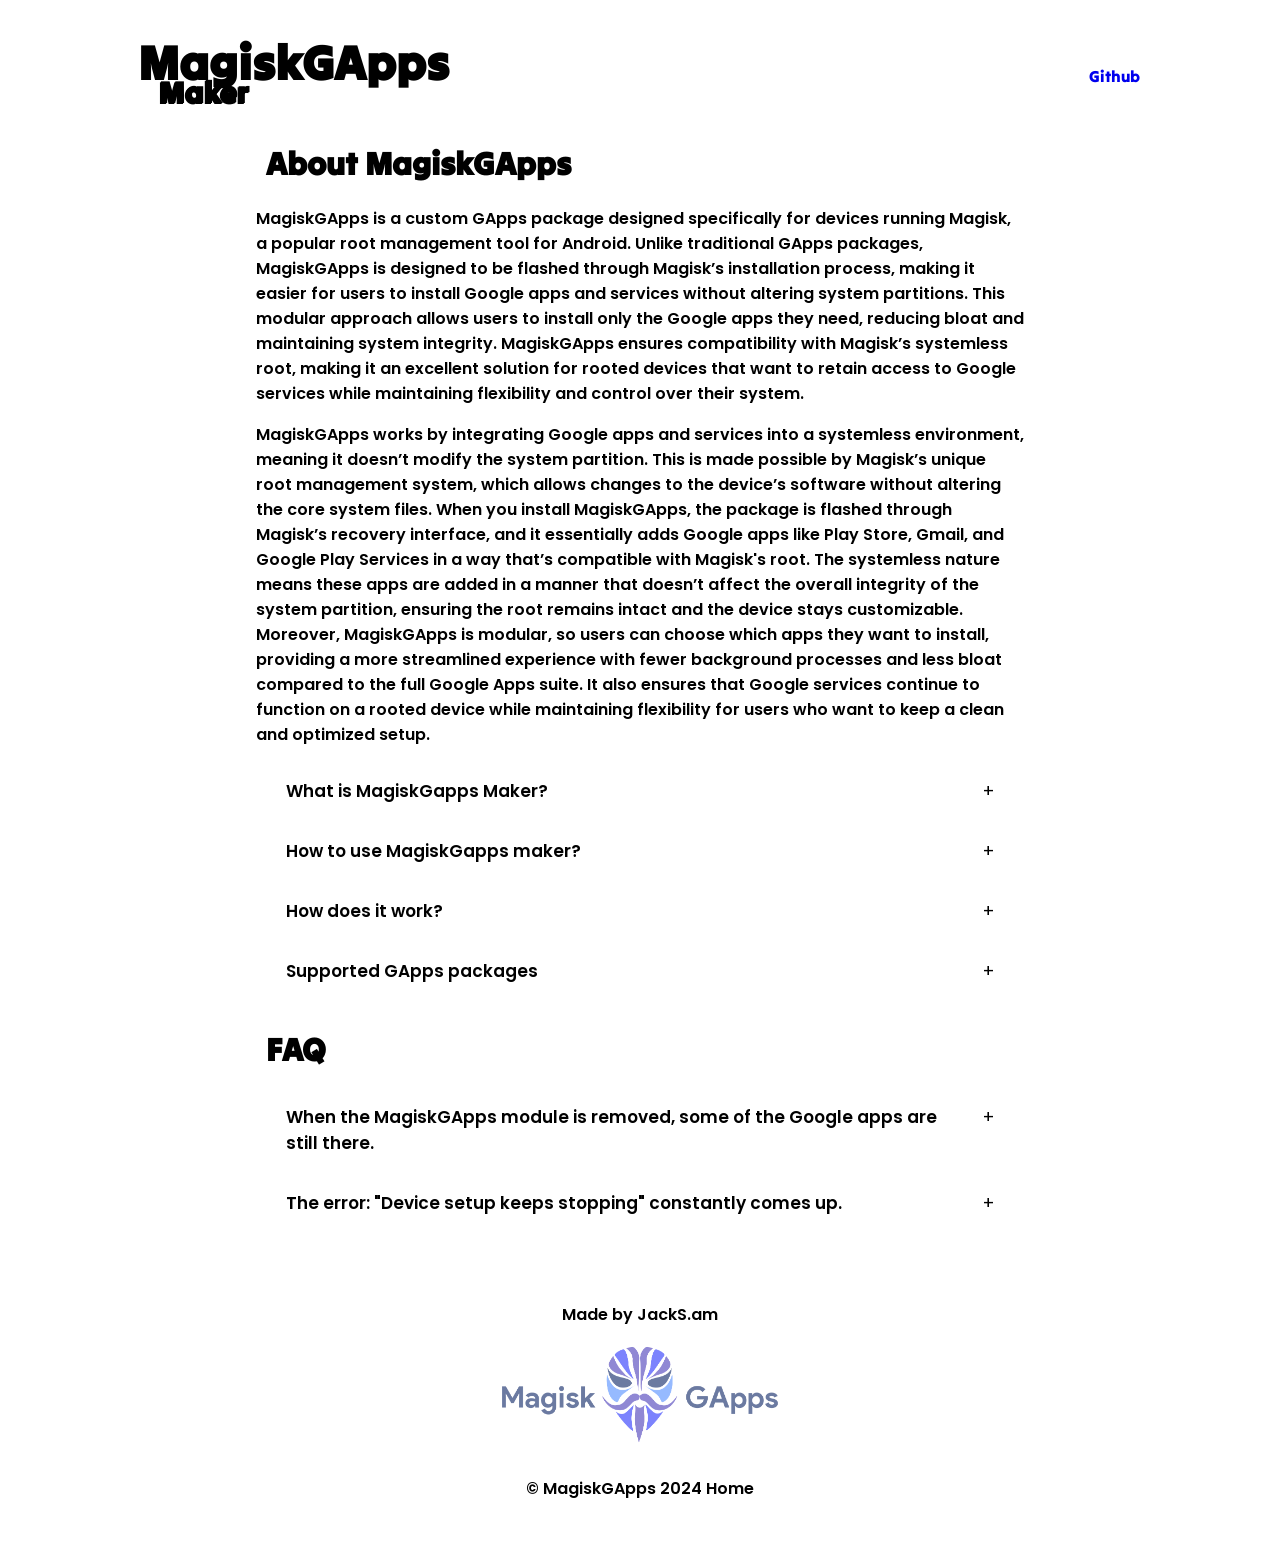
<file: about.html>
<!DOCTYPE html>
<html lang="en">

    <head>
        <meta charset="UTF-8">
        <meta http-equiv="X-UA-Compatible" content="IE=edge">
        <meta name="viewport" content="width=device-width, initial-scale=1.0">
        <meta name="description" content="MagiskGapps Maker, convert a normal GApps packing into a Magisk flashble package!">
        <meta name="keywords" content="Magisk, MagiskGApps, GApps, Google Apps, Android apps, android root, root, NikGApps, Magisk Gapps, wacko1805, gapps for magisk, google apps magisk, google apps for magisk, flash gapps in magisk, install google apps in magisk, root, gapps for root, google apps for root, google apps in root, gapps in root">
        <meta name="author" content="Wacko1805">
        <title>MagiskGApps Maker | About</title>
        <link rel="stylesheet" href="assets/styles/main.css">
        <script src="assets/js/jquery-3.6.0.min.js"></script>
        <script src="assets/js/jszip.min.js"></script>
        <script src="assets/js/14f55a56cc.js" crossorigin="anonymous"></script>
        <script src="https://wacko1805.github.io/MonetWebAdapter/DynamicWebAdapter.js"></script>
        <script src="https://wacko1805.github.io/MonetWebAdapter/popup/popup.js" defer></script>
        <script async src="https://pagead2.googlesyndication.com/pagead/js/adsbygoogle.js?client=ca-pub-9222991553459658"
        crossorigin="anonymous"></script>

    </head>

    <body>
        <div class="error-box" id="error-box">
            <h3>Please enable JavaScript</h3>
            <p>This site uses JavaScript to function. MagiskGApps scripts use JavaScript, so this sites functions are currently unavaliable until enabled.</p>
        </div>

        <main>

            <header>

                <h1><span>Magisk</span>GApps</h1>
                        
                <div class="maker">
                    <p class="one">Maker</p>
                    <p class="two">Maker</p>
                </div>

                <a href="https://github.com/wacko1805/magiskgapps/">
                    <div class="icon" id="hover-icon">
                        <i class="fa fa-github"></i>
                        <p id="hover-text">Github</p>
                    </div>
                </a>
            </header>
        <main>
            <h1>About MagiskGApps</h1>
            <p>MagiskGApps is a custom GApps package designed specifically for devices running Magisk, a popular root management tool for Android. Unlike traditional GApps packages, MagiskGApps is designed to be flashed through Magisk’s installation process, making it easier for users to install Google apps and services without altering system partitions. This modular approach allows users to install only the Google apps they need, reducing bloat and maintaining system integrity. MagiskGApps ensures compatibility with Magisk’s systemless root, making it an excellent solution for rooted devices that want to retain access to Google services while maintaining flexibility and control over their system.</p>
            <p>
                MagiskGApps works by integrating Google apps and services into a systemless environment, meaning it doesn’t modify the system partition. This is made possible by Magisk’s unique root management system, which allows changes to the device’s software without altering the core system files.
                
                When you install MagiskGApps, the package is flashed through Magisk’s recovery interface, and it essentially adds Google apps like Play Store, Gmail, and Google Play Services in a way that’s compatible with Magisk's root. The systemless nature means these apps are added in a manner that doesn’t affect the overall integrity of the system partition, ensuring the root remains intact and the device stays customizable.
                
                Moreover, MagiskGApps is modular, so users can choose which apps they want to install, providing a more streamlined experience with fewer background processes and less bloat compared to the full Google Apps suite. It also ensures that Google services continue to function on a rooted device while maintaining flexibility for users who want to keep a clean and optimized setup.</p>

            <div id="mainheaderbox" class="content-box" >

                <div class="form">

                    <button class="collapsible">
                        <span>
                            What is MagiskGapps Maker?
                        </span>
                    </button>

                    <div class="content">
                        <p class="sub">
                            MagiskGApps maker is a online program that converts regular GApps packages into Magisk flashable GApps packages.
                        </p>
                    </div>

                    <button class="collapsible">
                        <span>
                            How to use MagiskGapps maker?
                        </span>
                    </button>

                    <div class="content">
                        <p class="sub">
                            <ol>
                                <li>Download desired GApps package from the sources below</li>
                                <li>Upload and select GApps type from the menu</li>
                                <li>Generate the new Magisk flashable GApps file</li>
                                <li>The file can take more than 5 minutes to generate. Please refer to the console for progress. When generating, please do not leave the page. </li>
                                <li>Once generated, flash the module in Magisk.</li>
                            </ol>

                            <ul>
                                <li>
                                    <b>Please note: </b>
                                        I cannot test every GApps package for every android version, so if you run into any issues, please open an issue on <a class="link" href="https://github.com/wacko1805/magiskgapps.com/issues">Github.</a>
                                </li>
                            </ul>
                        </p>

                    </div>
                    
                    <button class="collapsible">
                        <span>
                            How does it work?
                        </span>
                    </button>

                    <div class="content">
                        <p class="sub">
                            MagiskGApps maker works by a simple JavaScript program. It extracts the GApps package, and moves the required files into a Magisk Module. Each GApps type is different, meaning a new script is required for each type. The script generates a custom module.prop file, meaning that the name of the original GApps file is represented in the Magisk app. 
                        </p>
                    </div>

                    <button class="collapsible">
                        <span>
                            Supported GApps packages
                        </span>
                    </button>

                    <div class="content">
                        <p class="sub">
                            Supported GApps packages listed below.
                            <br><br>

                            <a href="https://nikgapps.com/">
                                <button class="onSecondary">
                                    NikGApps
                                </button>
                            </a>

                            <a href="https://mindthegapps.com/">
                                <button class="onSecondary">
                                    MindTheGApps
                                </button>
                            </a>

                            <br><br>
                            I cannot test every GApps package for every android version, so if you run into any issues, please open an issue on <a class="link" href="https://github.com/wacko1805/magiskgapps.com/issues">Github.</a>
                        </p>
                    </div>

                    <hr>

                    <h1>FAQ</h1>

            <div class="content-box">

                <button class="collapsible">
                    <span>
                        When the MagiskGApps module is removed, some of the Google apps are still there.
                    </span>
                </button>

                <div class="content">
                    <p class="sub">
                        If a Google app is updated after the module is installed, the app may stay on the device, even if the module is removed. The updated apps can be uninstalled, as they do not remain as system apps after the module is removed.
                    </p>
                </div>

                <button class="collapsible">
                    <span>
                        The error: "Device setup keeps stopping" constantly comes up.
                    </span>
                </button>

                <div class="content">
                    <p class="sub">
                        This is due to the original GApps packages being designed to show device setup on first boot after the flash. But when the MGM module is flashed, it still carrys over the device setup app. Disableing this app should fix this issue, and a perminant fix is in the works.  
                    </p>
                </div>

            </div>

        </main>

        <footer>
    
                <p class="info">
                    Made by <a class="link" href="https://jacks.am">JackS.am</a>
                </p>
                <main>
                    <img width="100%" src="assets/images/old-logo.png">
                </main>
                <p class="copywrite">
                    © MagiskGApps 2024 <a class="link" href="home.html">Home</a>
                </p>
            </footer>
        <script>
            document.getElementById('error-box').style.display = 'none';
        </script>
        <script src="assets/js/collapsible.js"></script>
        <script src="assets/js/file_chooser.js"></script>
        <script src="assets/js/form_file_button.js"></script>
    </body>
</html>
</file>
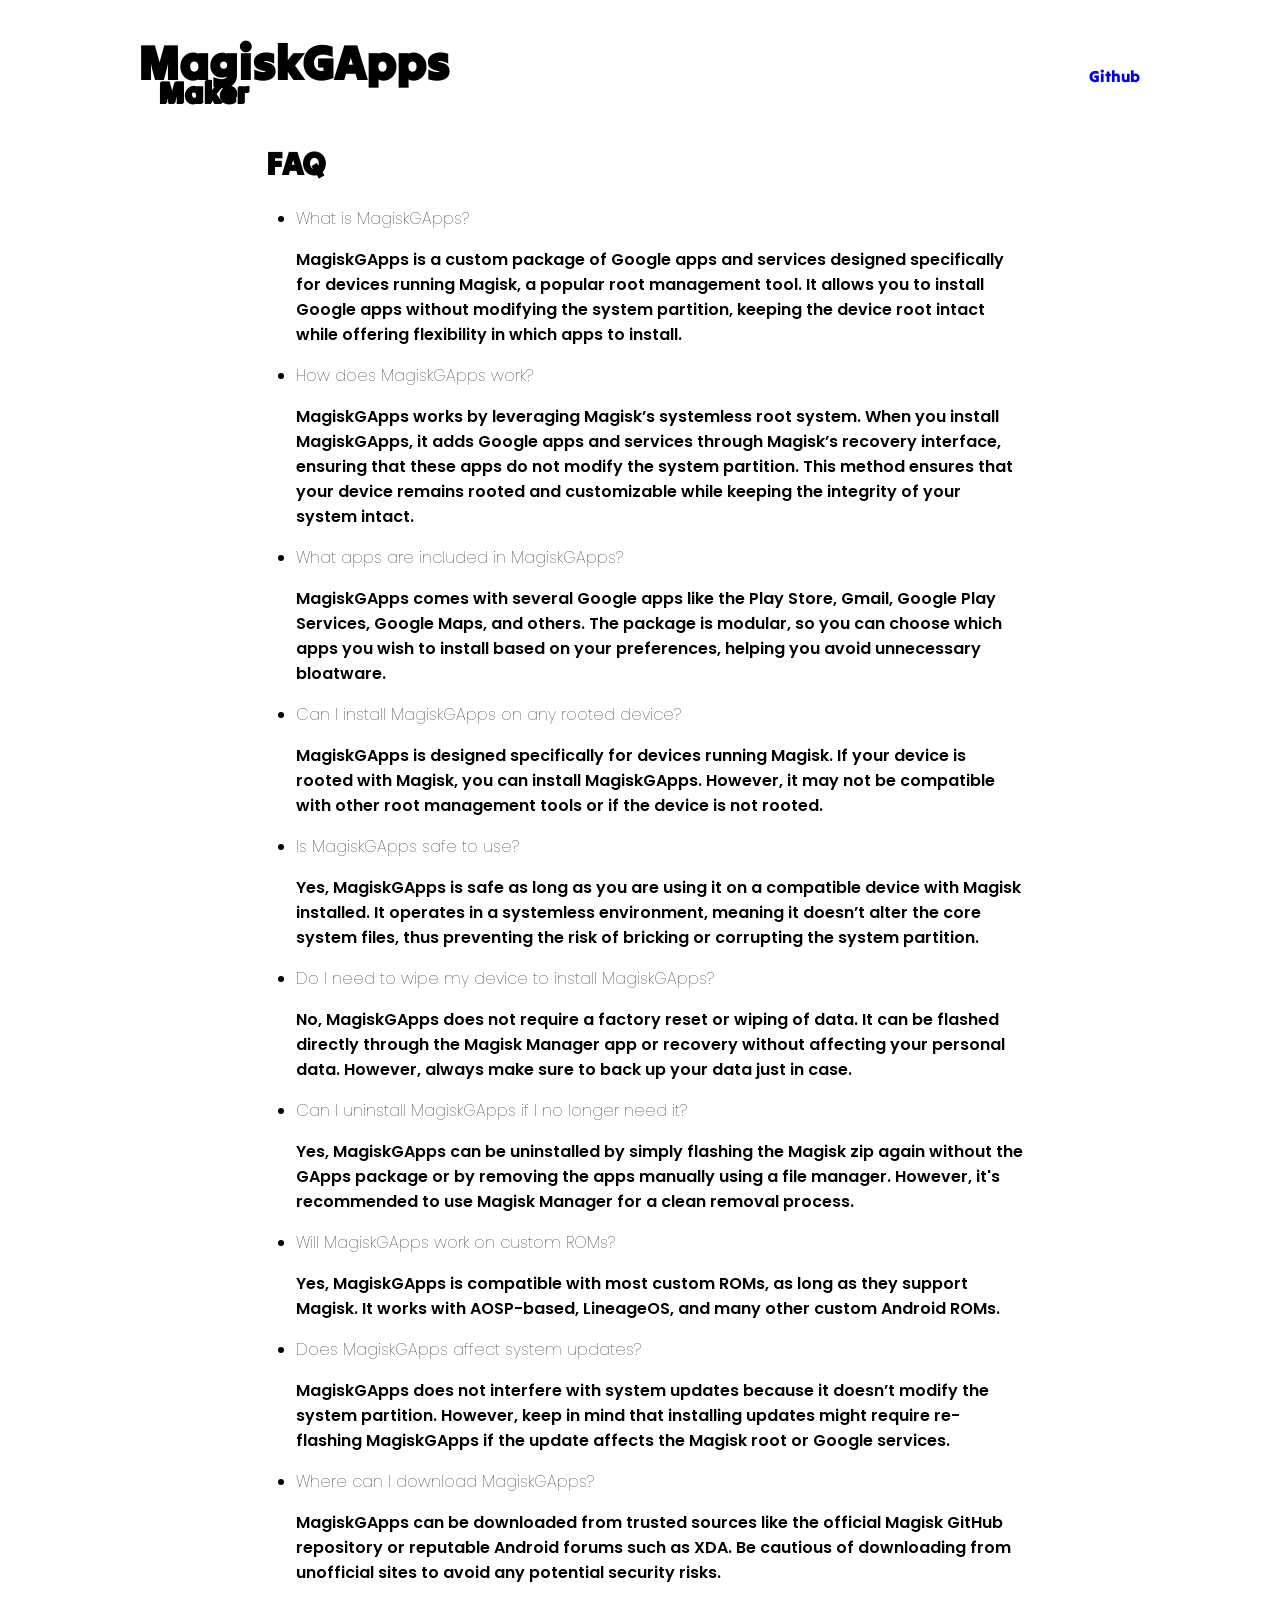
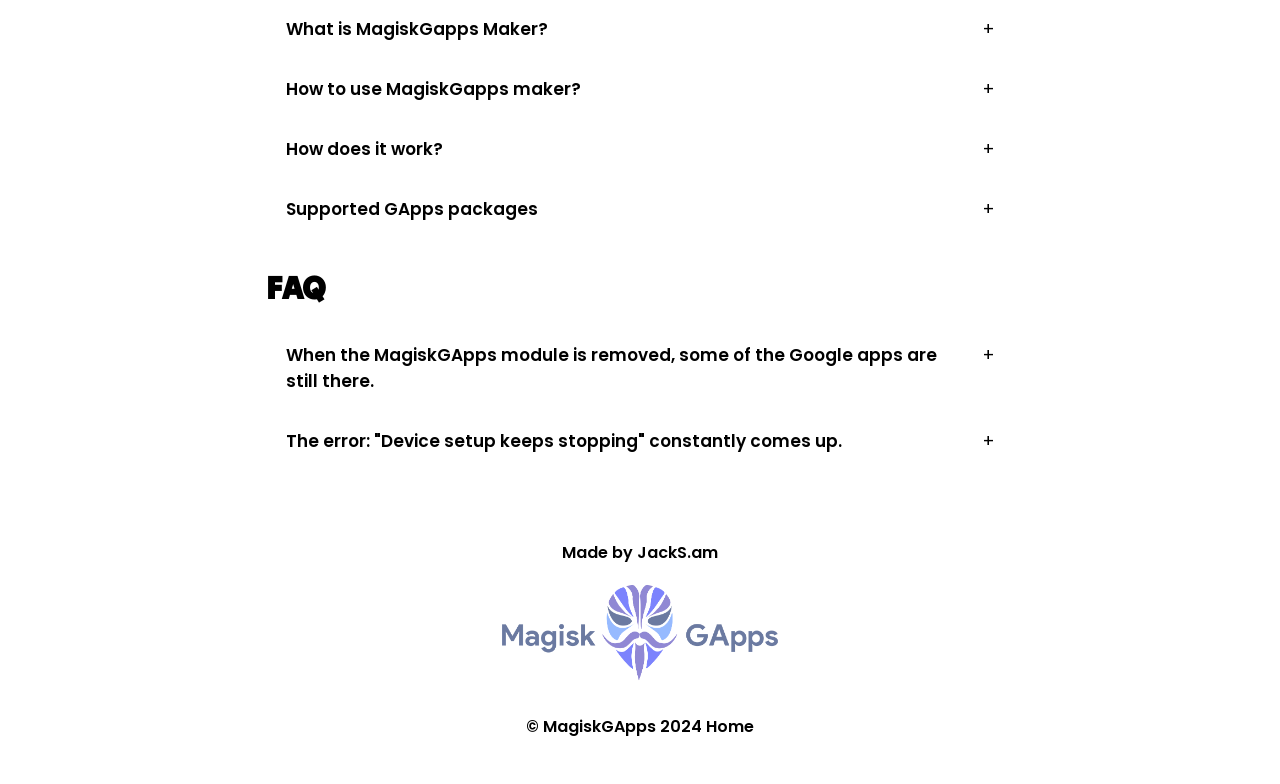
<file: FAQ.html>
<!DOCTYPE html>
<html lang="en">

    <head>
        <meta charset="UTF-8">
        <meta http-equiv="X-UA-Compatible" content="IE=edge">
        <meta name="viewport" content="width=device-width, initial-scale=1.0">
        <meta name="description" content="MagiskGapps Maker, convert a normal GApps packing into a Magisk flashble package!">
        <meta name="keywords" content="Magisk, MagiskGApps, GApps, Google Apps, Android apps, android root, root, NikGApps, Magisk Gapps, wacko1805, gapps for magisk, google apps magisk, google apps for magisk, flash gapps in magisk, install google apps in magisk, root, gapps for root, google apps for root, google apps in root, gapps in root">
        <meta name="author" content="Wacko1805">
        <title>MagiskGApps Maker | FAQ</title>
        <link rel="stylesheet" href="assets/styles/main.css">
        <script src="assets/js/jquery-3.6.0.min.js"></script>
        <script src="assets/js/jszip.min.js"></script>
        <script src="assets/js/14f55a56cc.js" crossorigin="anonymous"></script>
        <script src="https://wacko1805.github.io/MonetWebAdapter/DynamicWebAdapter.js"></script>
        <script src="https://wacko1805.github.io/MonetWebAdapter/popup/popup.js" defer></script>
        <script async src="https://pagead2.googlesyndication.com/pagead/js/adsbygoogle.js?client=ca-pub-9222991553459658"
        crossorigin="anonymous"></script>
        
    </head>

    <body>
        <div class="error-box" id="error-box">
            <h3>Please enable JavaScript</h3>
            <p>This site uses JavaScript to function. MagiskGApps scripts use JavaScript, so this sites functions are currently unavaliable until enabled.</p>
        </div>

        <main>

            <header>

                <h1><span>Magisk</span>GApps</h1>
                        
                <div class="maker">
                    <p class="one">Maker</p>
                    <p class="two">Maker</p>
                </div>

                <a href="https://github.com/wacko1805/magiskgapps/">
                    <div class="icon" id="hover-icon">
                        <i class="fa fa-github"></i>
                        <p id="hover-text">Github</p>
                    </div>
                </a>
            </header>
        <main>
            <h1>FAQ</h1>
            <ul>
                <li>
                    <strong>What is MagiskGApps?</strong>
                    <p>MagiskGApps is a custom package of Google apps and services designed specifically for devices running Magisk, a popular root management tool. It allows you to install Google apps without modifying the system partition, keeping the device root intact while offering flexibility in which apps to install.</p>
                </li>
        
                <li>
                    <strong>How does MagiskGApps work?</strong>
                    <p>MagiskGApps works by leveraging Magisk’s systemless root system. When you install MagiskGApps, it adds Google apps and services through Magisk’s recovery interface, ensuring that these apps do not modify the system partition. This method ensures that your device remains rooted and customizable while keeping the integrity of your system intact.</p>
                </li>
        
                <li>
                    <strong>What apps are included in MagiskGApps?</strong>
                    <p>MagiskGApps comes with several Google apps like the Play Store, Gmail, Google Play Services, Google Maps, and others. The package is modular, so you can choose which apps you wish to install based on your preferences, helping you avoid unnecessary bloatware.</p>
                </li>
        
                <li>
                    <strong>Can I install MagiskGApps on any rooted device?</strong>
                    <p>MagiskGApps is designed specifically for devices running Magisk. If your device is rooted with Magisk, you can install MagiskGApps. However, it may not be compatible with other root management tools or if the device is not rooted.</p>
                </li>
        
                <li>
                    <strong>Is MagiskGApps safe to use?</strong>
                    <p>Yes, MagiskGApps is safe as long as you are using it on a compatible device with Magisk installed. It operates in a systemless environment, meaning it doesn’t alter the core system files, thus preventing the risk of bricking or corrupting the system partition.</p>
                </li>
        
                <li>
                    <strong>Do I need to wipe my device to install MagiskGApps?</strong>
                    <p>No, MagiskGApps does not require a factory reset or wiping of data. It can be flashed directly through the Magisk Manager app or recovery without affecting your personal data. However, always make sure to back up your data just in case.</p>
                </li>
        
                <li>
                    <strong>Can I uninstall MagiskGApps if I no longer need it?</strong>
                    <p>Yes, MagiskGApps can be uninstalled by simply flashing the Magisk zip again without the GApps package or by removing the apps manually using a file manager. However, it's recommended to use Magisk Manager for a clean removal process.</p>
                </li>
        
                <li>
                    <strong>Will MagiskGApps work on custom ROMs?</strong>
                    <p>Yes, MagiskGApps is compatible with most custom ROMs, as long as they support Magisk. It works with AOSP-based, LineageOS, and many other custom Android ROMs.</p>
                </li>
        
                <li>
                    <strong>Does MagiskGApps affect system updates?</strong>
                    <p>MagiskGApps does not interfere with system updates because it doesn’t modify the system partition. However, keep in mind that installing updates might require re-flashing MagiskGApps if the update affects the Magisk root or Google services.</p>
                </li>
        
                <li>
                    <strong>Where can I download MagiskGApps?</strong>
                    <p>MagiskGApps can be downloaded from trusted sources like the official Magisk GitHub repository or reputable Android forums such as XDA. Be cautious of downloading from unofficial sites to avoid any potential security risks.</p>
                </li>
            </ul>            
                
                

            <div id="mainheaderbox" class="content-box" >

                <div class="form">

                    <button class="collapsible">
                        <span>
                            What is MagiskGapps Maker?
                        </span>
                    </button>

                    <div class="content">
                        <p class="sub">
                            MagiskGApps maker is a online program that converts regular GApps packages into Magisk flashable GApps packages.
                        </p>
                    </div>

                    <button class="collapsible">
                        <span>
                            How to use MagiskGapps maker?
                        </span>
                    </button>

                    <div class="content">
                        <p class="sub">
                            <ol>
                                <li>Download desired GApps package from the sources below</li>
                                <li>Upload and select GApps type from the menu</li>
                                <li>Generate the new Magisk flashable GApps file</li>
                                <li>The file can take more than 5 minutes to generate. Please refer to the console for progress. When generating, please do not leave the page. </li>
                                <li>Once generated, flash the module in Magisk.</li>
                            </ol>

                            <ul>
                                <li>
                                    <b>Please note: </b>
                                        I cannot test every GApps package for every android version, so if you run into any issues, please open an issue on <a class="link" href="https://github.com/wacko1805/magiskgapps.com/issues">Github.</a>
                                </li>
                            </ul>
                        </p>

                    </div>
                    
                    <button class="collapsible">
                        <span>
                            How does it work?
                        </span>
                    </button>

                    <div class="content">
                        <p class="sub">
                            MagiskGApps maker works by a simple JavaScript program. It extracts the GApps package, and moves the required files into a Magisk Module. Each GApps type is different, meaning a new script is required for each type. The script generates a custom module.prop file, meaning that the name of the original GApps file is represented in the Magisk app. 
                        </p>
                    </div>

                    <button class="collapsible">
                        <span>
                            Supported GApps packages
                        </span>
                    </button>

                    <div class="content">
                        <p class="sub">
                            Supported GApps packages listed below.
                            <br><br>

                            <a href="https://nikgapps.com/">
                                <button class="onSecondary">
                                    NikGApps
                                </button>
                            </a>

                            <a href="https://mindthegapps.com/">
                                <button class="onSecondary">
                                    MindTheGApps
                                </button>
                            </a>

                            <br><br>
                            I cannot test every GApps package for every android version, so if you run into any issues, please open an issue on <a class="link" href="https://github.com/wacko1805/magiskgapps.com/issues">Github.</a>
                        </p>
                    </div>

                    <hr>

                    <h1>FAQ</h1>

            <div class="content-box">

                <button class="collapsible">
                    <span>
                        When the MagiskGApps module is removed, some of the Google apps are still there.
                    </span>
                </button>

                <div class="content">
                    <p class="sub">
                        If a Google app is updated after the module is installed, the app may stay on the device, even if the module is removed. The updated apps can be uninstalled, as they do not remain as system apps after the module is removed.
                    </p>
                </div>

                <button class="collapsible">
                    <span>
                        The error: "Device setup keeps stopping" constantly comes up.
                    </span>
                </button>

                <div class="content">
                    <p class="sub">
                        This is due to the original GApps packages being designed to show device setup on first boot after the flash. But when the MGM module is flashed, it still carrys over the device setup app. Disableing this app should fix this issue, and a perminant fix is in the works.  
                    </p>
                </div>

            </div>

        </main>

        <footer>
    
                <p class="info">
                    Made by <a class="link" href="https://jacks.am">JackS.am</a>
                </p>
                <main>
                    <img width="100%" src="assets/images/old-logo.png">
                </main>
                <p class="copywrite">
                    © MagiskGApps 2024 <a class="link" href="home.html">Home</a>
                </p>
            </footer>
        <script>
            document.getElementById('error-box').style.display = 'none';
        </script>
        <script src="assets/js/collapsible.js"></script>
        <script src="assets/js/file_chooser.js"></script>
        <script src="assets/js/form_file_button.js"></script>
    </body>
</html>
</file>
<file: assets/styles/main.css>
/* Font Imports */
@import url(../fonts/jetbrains.css);
@import url(../fonts/montserrat.css);
@import url(../fonts/poppins-tilt-warp.css);
@import url(../fonts/poppins.css);
@import url('https://fonts.googleapis.com/css2?family=Shippori+Antique+B1&display=swap');


/* Component Imports */
@import url(headers.css);
@import url(input-group.css);
@import url(vars.css);

/* Scrollbar Styles */
::-webkit-scrollbar {
  width: 10px;
}

::-webkit-scrollbar-track {
  background: var(--background);
}

::-webkit-scrollbar-thumb {
  background: var(--primaryContainer);
  border-radius: var(--radius-big);
  transition: background 0.2s;
}

::-webkit-scrollbar-thumb:hover {
  background: var(--tertiary);
  cursor: grab;
}

::-webkit-scrollbar-thumb:active {
  cursor: grabbing;
}

/* Console-specific Scrollbar */
/* Scrollbar Styles */
.console::-webkit-scrollbar {
  width: 20px;

}

.console::-webkit-scrollbar-track {
  background: var(--onSecondary);
  background-clip: content-box;
  border: 7px solid transparent;
  border-radius: var(--radius-big);
}

.console::-webkit-scrollbar-thumb {
  background: var(--secondary);
  background-clip: content-box;
  border: 7px solid transparent;
}

.console::-webkit-scrollbar-thumb:hover {
  background: var(--tertiary);
  background-clip: content-box;
  border: 7px solid transparent;
}

::-moz-selection { 
  color: var(--onError);
  background: var(--error);
}

::selection {
  color: var(--onError);
  background: var(--error);
}

/* Global Styles */
* {
  box-sizing: border-box;
}

body {
  font-family: poppins;
  font-size: 16px;
  margin: 0;
  padding: 0;
  background-color: var(--background);
}

html {
  scroll-behavior: smooth;
}

hr {
  border: 1px solid var(--primary);
}

/* Link Styles */
.link {
  color: var(--error);
  text-decoration: none;
  padding: 3px;
  margin: -3px;
  border-radius: var(--radius-sml);
  transition: color 0.1s, background-color 0.1s;
}

.link:hover {
  color: var(--background);
  background-color: var(--secondary);
}

p {
  color: var(--onBackground);
}

/* Main Section Styles */
main {
  padding-left: 25vw;
  padding-right: 25vw;
}

@media screen and (max-width: 1350px) {
  main {
    padding-left: 10vw;
    padding-right: 10vw;
  }
}

@media screen and (max-width: 850px) {
  main {
    padding-left: 4vw;
    padding-right: 4vw;
  }
}

/* Headings */
h1 {
  font-family: 'Tilt Warp', cursive;
  color: var(--primary);
  font-size: 2rem;
  padding-left: 10px;
}

h2, h3 {
  color: var(--onBackground);
  font-weight: 50;
}

/* Collapsible Content */
.collapsible {
  cursor: pointer;
  background-color: var(--primaryContainer);
  font-size: 17px;
  font-family: poppins;
  font-weight: var(--font-weight-coll);
  border-radius: var(--radius-big);
  color: var(--onPrimaryContainer);
  width: 100%;
  text-align: left;
  transition: background-color 0.1s, color 0.1s, 0.1s;

  margin-bottom: 3px;
  padding: 13px 30px;
}

.collapsible span {
  display: inline-block;
  width: 95%;
}

.collapsible:hover,
.active {
  background-color: var(--tertiary);
  color: var(--onTertiary);
}

.collapsible:active {
  border-radius: var(--radius-med);
}

.open {
  border-radius: var(--radius-med) var(--radius-med) var(--radius-sml) var(--radius-sml);
}

.closed {
  border-radius: var(--radius-big);
}

.collapsible:after {
  content: '\002B';
  color: var(--primary);
  font-weight: var(--font-weight-coll-content);
  float: right;
  transition: content 0.2s;
}

.active:after {
  content: '\2212';
  color: var(--primaryContainer);
}

.content {
  padding: 0 25px;
  max-height: 0;
  width: 100%;
  overflow: hidden;
  border-radius: var(--radius-big);
  /* transition: max-height 0.2s ease-out; */
  transition-property: max-height;
  transition-duration: 0.3s;
  transition-delay: 0.1s;
  background-color: var(--secondaryContainer);
  color: var(--onSecondaryContainer);
  margin-bottom: 5px;
  line-height: 1.8;
  font-weight: 300;
}

.content ol {
  margin: 0;
  padding: 5px 25px;
  font-weight: var(--font-weight-coll-content);
}



.content b {
  font-weight: 100;
  color: var(--error);
}

.c-open {
  border-radius: var(--radius-sml) var(--radius-sml) var(--radius-med) var(--radius-med);
}

.c-closed {
  border-radius: var(--radius-med);
  transition: 0.2s ease-out;

}

.content p {
  font-weight: var(--font-weight-coll-content);
}

/* Console */
.console {
  position: relative;
  background-color: var(--background);
  border-radius: var(--radius-med);
  height: 23vh;
  margin-bottom: 5px;
  overflow-y: scroll;
  overflow-x: hidden;
  display: flex;
  flex-direction: column-reverse;
  padding: 15px;
  font-family: "JetBrains Mono", monospace;
}

.console p {
  font-size: 12px;
  color: var(--onBackground);
  margin: 0;
}

.console b {
  color: var(--primary);
}

.console h3 {
  font-weight: 50;
  margin: 0;
}

.console .red {
  color: var(--error);
}

.console .link {
  color: var(--primary);
  text-decoration: none;
  padding: 3px;
  margin: -3px;
  border-radius: var(--radius-sml);
  transition: color 0.1s, background-color 0.1s;
}

.console .link:hover {
  color: var(--background);
  background-color: var(--secondary);
}
.red {
  color: var(--error);
}

/* Content Box */
.content-box {
  font-family: poppins;
  transition: 0.3s ease-in-out;
  margin-top: 2vh;
}

/* Footer */
footer {
  margin-top: 25px;
  background-color: var(--secondaryContainer);
  padding: 5vh;
  -webkit-user-select: none; /* Safari */
  -ms-user-select: none; /* IE 10 and IE 11 */
  user-select: none; /* Standard syntax */
}

footer .copywrite,
footer .info {
  text-align: center;
  color: var(--onSecondaryContainer);
  margin: 0;
}

footer img {
  padding-left: 15vw;
  padding-right: 15vw;
}

@media screen and (max-width: 650px) {
  footer img {
    padding-left: 2vw;
    padding-right: 2vw;
  }
}

/* Message Box */
.message-box {
  background-color: var(--secondary);
  border-radius: var(--radius-big);
  margin-bottom: 5px;
  padding: 15px;
}

.message-box h2 {
  color: var(--error);
  margin: 0;
}

.message-box p {
  color: var(--onBackground);
  font-size: 20px;
}

.message-box button {
  width: 100%;
  border: 2px solid var(--error);
  color: var(--error);
  background-color: var(--secondary);
  border-radius: var(--radius-med);
  transition: background-color 0.2s, color 0.2s;
}

.message-box button:hover {
  background-color: var(--error);
  color: var(--background);
}

.message-box .double-button {
  margin-bottom: -15px;
}

.message-box .double-button button {
  width: 49.66%;
}

.form-box {
  background-color: var(--secondaryContainer);
  border-radius: var(--radius-med);
  padding: 2vw;
}

.form-box .upload {
  text-align: center;
}

.form-box .upload h3 {
  font-size: 2rem;
  font-family: 'Tilt Warp', cursive;
  margin: 0;
  padding-bottom: 10px;
  color: var(--secondary);
}

@media screen and (max-width: 850px) {
  .form-box {
    padding: 5vw;
  }
}

.form-box hr {
  border: 1px var(--background) solid;
}
.form-box h3 {
  color: var(--secondary);
  font-family: 'Tilt Warp', cursive;

  font-size: 1.5rem;
}
a {
  text-decoration: none;
  -webkit-tap-highlight-color: transparent;
}

/* Error Box */
.error-box {
  background-color: #FF4545;
  border-radius: var(--radius-big);
  padding: 20px;
  position: fixed;
  z-index: 10;
  top: 30%;
  margin: 20px;
}
</file>
